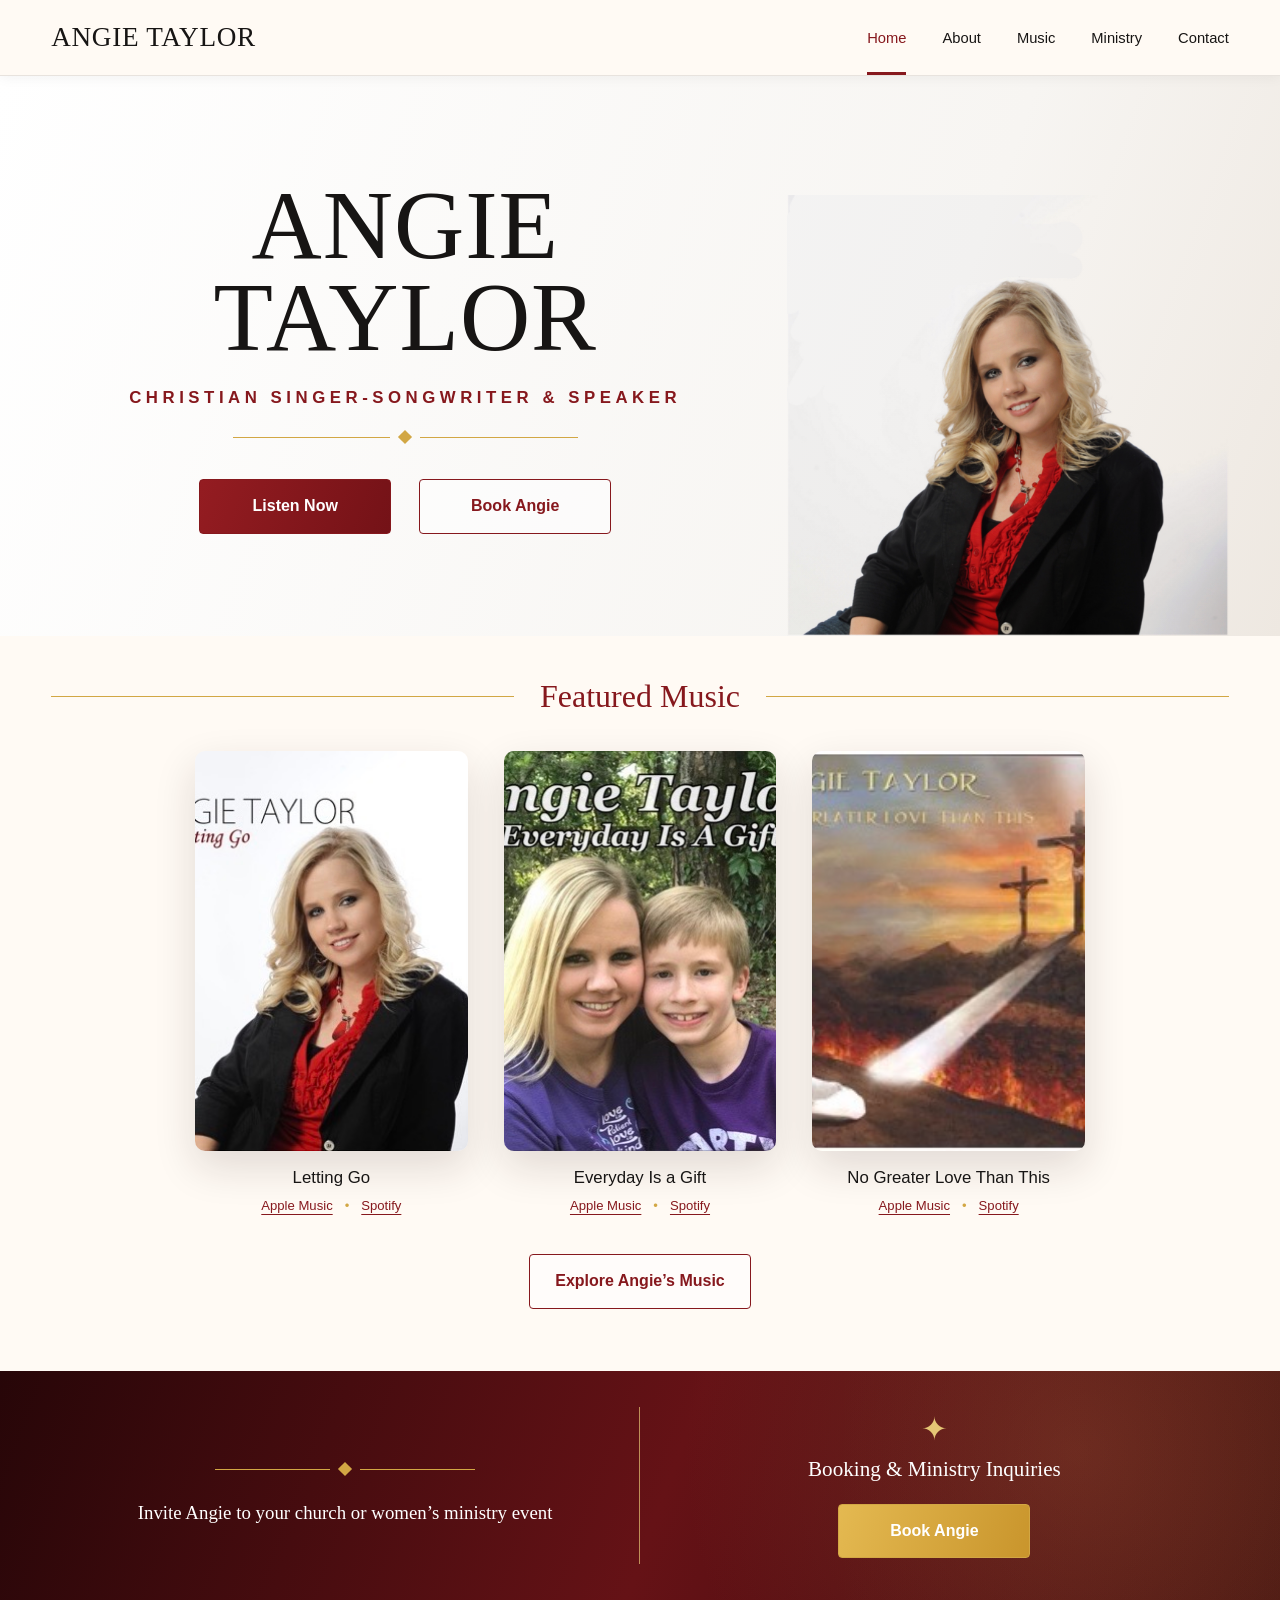
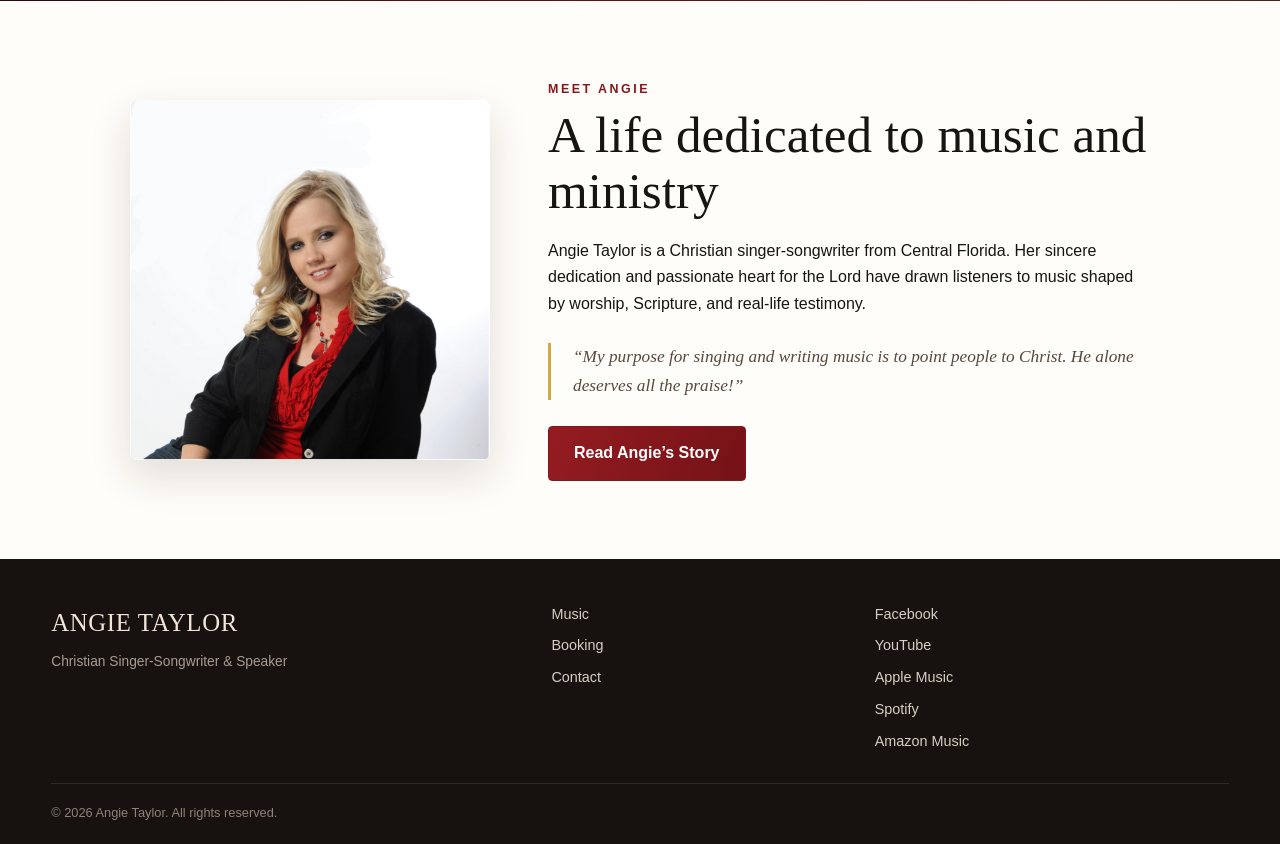
<file: index.html>
<!doctype html>
<html lang="en">
<head>
  <meta charset="utf-8">
  <meta name="viewport" content="width=device-width,initial-scale=1">
  <meta name="description" content="Official website of Angie Taylor, a Christian singer-songwriter and women's ministry speaker from Central Florida. Listen to her music and learn her story.">
  <meta name="robots" content="index,follow,max-image-preview:large">
  <link rel="canonical" href="https://angietaylor.com/">
  <meta property="og:type" content="website">
  <meta property="og:site_name" content="Angie Taylor">
  <meta property="og:title" content="Angie Taylor | Christian Singer-Songwriter">
  <meta property="og:description" content="Christian music and ministry from singer-songwriter Angie Taylor.">
  <meta property="og:url" content="https://angietaylor.com/">
  <meta property="og:image" content="https://angietaylor.com/assets/angie-taylor.jpg">
  <meta name="twitter:card" content="summary_large_image">
  <title>Angie Taylor | Christian Singer-Songwriter &amp; Speaker</title>
  <script type="application/ld+json">{"@context":"https://schema.org","@type":"Person","name":"Angie Taylor","url":"https://angietaylor.com/","image":"https://angietaylor.com/assets/angie-taylor.jpg","description":"Christian singer-songwriter and women's ministry speaker from Central Florida.","jobTitle":"Christian Singer-Songwriter","homeLocation":{"@type":"Place","name":"Central Florida"},"sameAs":["https://www.facebook.com/angietaylormusic/","https://www.youtube.com/angietaylormusic","https://music.apple.com/us/artist/angie-taylor/1295796882"]}</script>
  <link rel="stylesheet" href="styles.css?v=20260830-7">
</head>
<body>
<a class="skip-link" href="#main">Skip to content</a>
<header class="site-header">
  <div class="wrap nav-inner">
    <a class="brand" href="index.html" aria-label="Angie Taylor home">Angie Taylor</a>
    <button class="menu-toggle" type="button" aria-label="Open navigation" aria-expanded="false" aria-controls="site-menu"><span></span><span></span><span></span></button>
    <nav class="site-menu" id="site-menu" aria-label="Primary navigation">
      <a class="active" href="index.html">Home</a>
      <a href="about.html">About</a>
      <a href="music.html">Music</a>
      <a href="contact.html#booking">Ministry</a>
      <a href="contact.html">Contact</a>
    </nav>
  </div>
</header>
<main id="main">
  <section class="hero">
    <div class="wrap hero-grid">
      <div class="hero-copy">
        <h1>Angie Taylor</h1>
        <p class="hero-kicker">Christian Singer-Songwriter &amp; Speaker</p>
        <div class="gold-divider" aria-hidden="true"><span></span></div>
        <div class="button-row">
          <a class="button button-primary" href="#featured-music">Listen Now</a>
          <a class="button button-outline" href="contact.html#booking">Book Angie</a>
        </div>
      </div>
      <div class="hero-image">
        <img src="assets/angie-taylor.jpg" alt="Christian singer-songwriter Angie Taylor" width="1600" height="1600" fetchpriority="high">
      </div>
    </div>
  </section>
  <section class="music-section" id="featured-music">
    <div class="wrap">
      <div class="section-heading"><span class="heading-line" aria-hidden="true"></span><h2>Featured Music</h2><span class="heading-line" aria-hidden="true"></span></div>
      <div class="album-grid">
        <article class="album-card">
          <a href="https://music.apple.com/us/album/letting-go-radio-version-single/1011581345" target="_blank" rel="noopener" aria-label="Listen to Letting Go on Apple Music"><img src="assets/letting-go.jpg" alt="Letting Go by Angie Taylor album cover" width="400" height="400" loading="lazy"></a>
          <h3>Letting Go</h3>
          <div class="listen-links"><a href="https://music.apple.com/us/album/letting-go-radio-version-single/1011581345" target="_blank" rel="noopener">Apple Music</a><a href="https://open.spotify.com/track/22dUCc9TACHKcZndYxbmLl" target="_blank" rel="noopener">Spotify</a></div>
        </article>
        <article class="album-card">
          <a href="https://music.apple.com/us/album/everyday-is-a-gift-single/1386475323" target="_blank" rel="noopener" aria-label="Listen to Everyday Is a Gift on Apple Music"><img src="assets/everyday-is-a-gift.jpg" alt="Everyday Is a Gift by Angie Taylor album cover" width="400" height="400" loading="lazy"></a>
          <h3>Everyday Is a Gift</h3>
          <div class="listen-links"><a href="https://music.apple.com/us/album/everyday-is-a-gift-single/1386475323" target="_blank" rel="noopener">Apple Music</a><a href="https://open.spotify.com/album/3Bd2yLrxjTRS2w8SW8mfth" target="_blank" rel="noopener">Spotify</a></div>
        </article>
        <article class="album-card">
          <a href="https://music.apple.com/us/album/no-greater-love-than-this/64967089" target="_blank" rel="noopener" aria-label="Listen to No Greater Love Than This on Apple Music"><img src="assets/no-greater-love-than-this.jpg" alt="No Greater Love Than This by Angie Taylor album cover" width="400" height="400" loading="lazy"></a>
          <h3>No Greater Love Than This</h3>
          <div class="listen-links"><a href="https://music.apple.com/us/album/no-greater-love-than-this/64967089" target="_blank" rel="noopener">Apple Music</a><a href="https://open.spotify.com/album/2Ds1wjnqaGGVulshZjhgEX" target="_blank" rel="noopener">Spotify</a></div>
        </article>
      </div>
      <div class="centered-action"><a class="button button-outline" href="music.html">Explore Angie’s Music</a></div>
    </div>
  </section>
  <section class="booking-band" id="ministry">
    <div class="wrap booking-grid">
      <div class="booking-invite"><div class="gold-divider light" aria-hidden="true"><span></span></div><p>Invite Angie to your church or women’s ministry event</p></div>
      <div class="booking-action"><div class="ministry-icon" aria-hidden="true">✦</div><h2>Booking &amp; Ministry Inquiries</h2><a class="button button-gold" href="contact.html#booking">Book Angie</a></div>
    </div>
  </section>
  <section class="about-home">
    <div class="wrap about-home-grid">
      <img src="assets/angie-taylor.jpg" alt="Angie Taylor" width="1600" height="1600" loading="lazy">
      <div>
        <p class="eyebrow">Meet Angie</p>
        <h2>A life dedicated to music and ministry</h2>
        <p>Angie Taylor is a Christian singer-songwriter from Central Florida. Her sincere dedication and passionate heart for the Lord have drawn listeners to music shaped by worship, Scripture, and real-life testimony.</p>
        <blockquote>“My purpose for singing and writing music is to point people to Christ. He alone deserves all the praise!”</blockquote>
        <a class="button button-primary" href="about.html">Read Angie’s Story</a>
      </div>
    </div>
  </section>
</main>
<footer class="site-footer">
  <div class="wrap footer-grid">
    <div><a class="footer-brand" href="index.html">Angie Taylor</a><p>Christian Singer-Songwriter &amp; Speaker</p></div>
    <div class="footer-links"><a href="music.html">Music</a><a href="contact.html#booking">Booking</a><a href="contact.html">Contact</a></div>
    <div class="social-links"><a href="https://www.facebook.com/angietaylormusic/" target="_blank" rel="noopener">Facebook</a><a href="https://www.youtube.com/angietaylormusic" target="_blank" rel="noopener">YouTube</a><a href="https://music.apple.com/us/artist/angie-taylor/1295796882" target="_blank" rel="noopener">Apple Music</a><a href="https://open.spotify.com/artist/1pAgg7eHjIepNUidqD9yg3" target="_blank" rel="noopener">Spotify</a><a href="https://music.amazon.com/artists/B00149CMY8/angie-taylor" target="_blank" rel="noopener">Amazon Music</a></div>
  </div>
  <div class="wrap copyright">© 2026 Angie Taylor. All rights reserved.</div>
</footer>
<script src="script.js?v=20260828"></script>
</body>
</html>
</file>
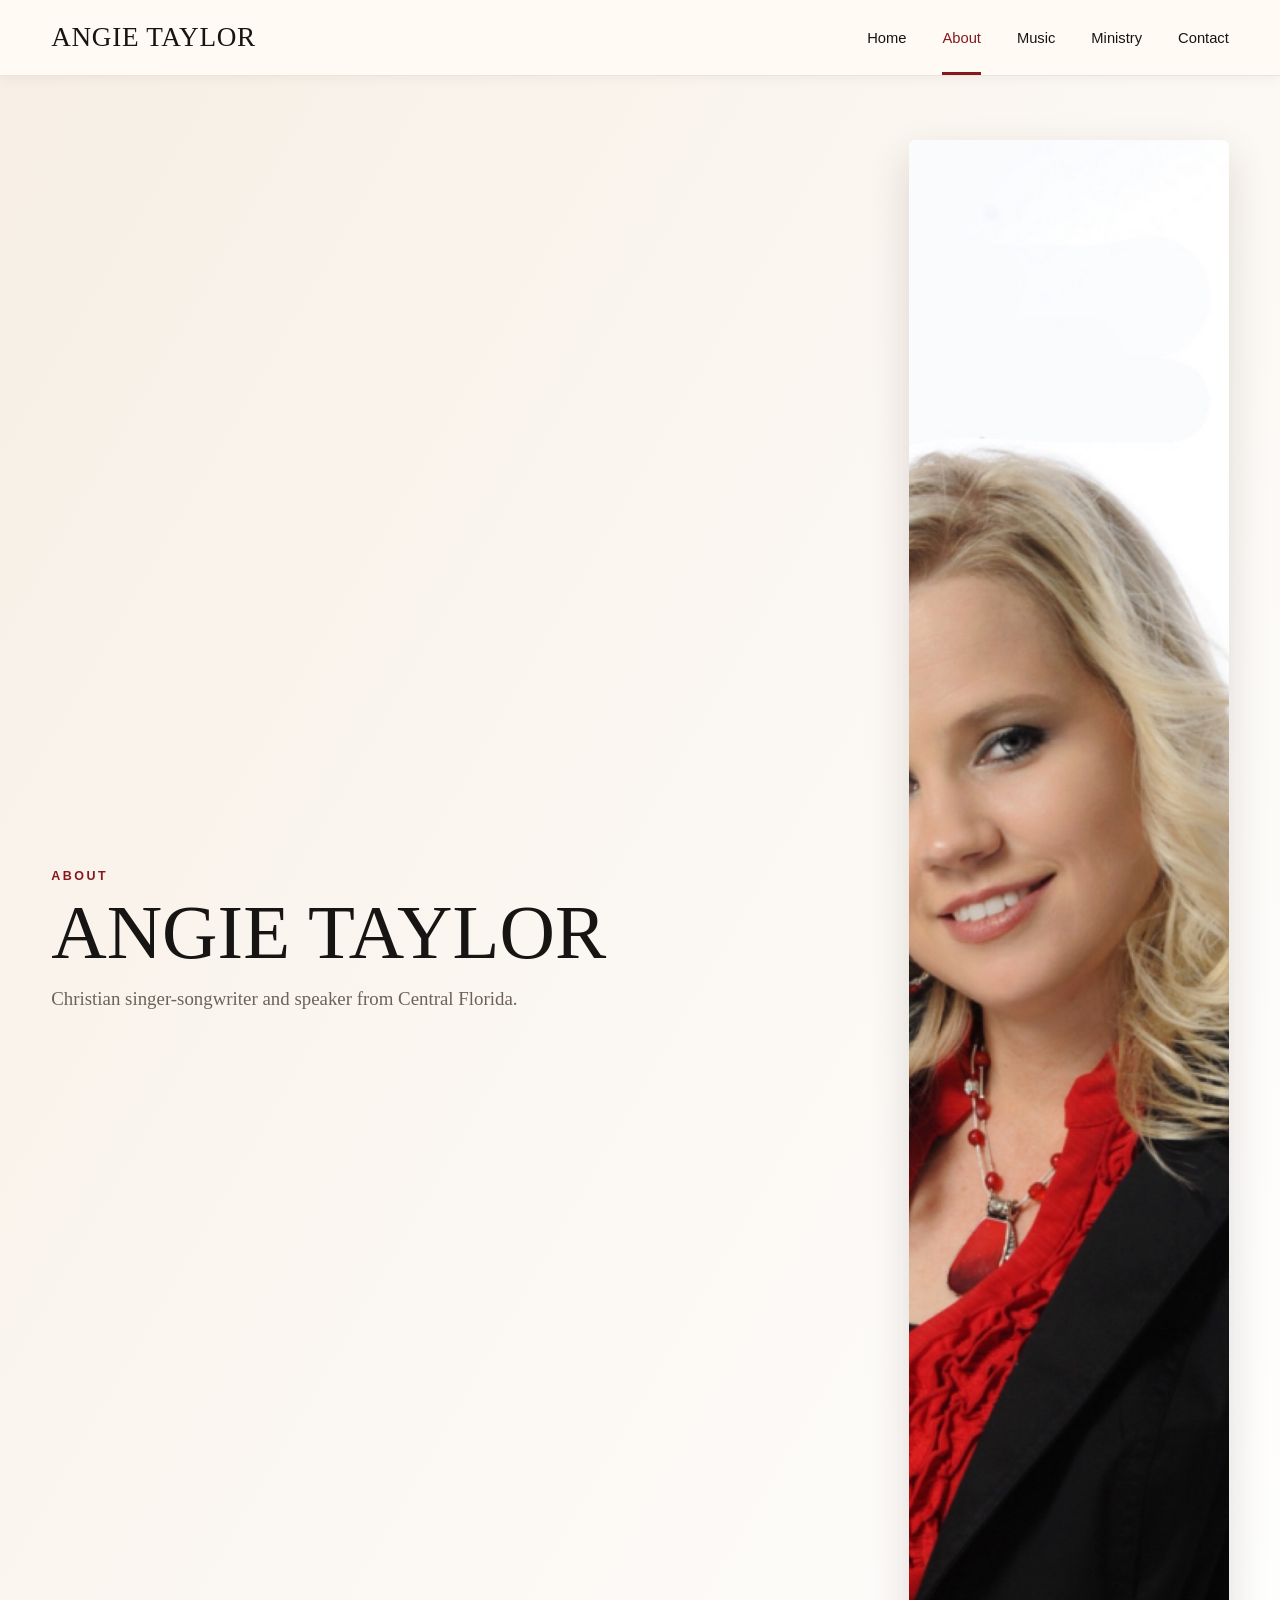
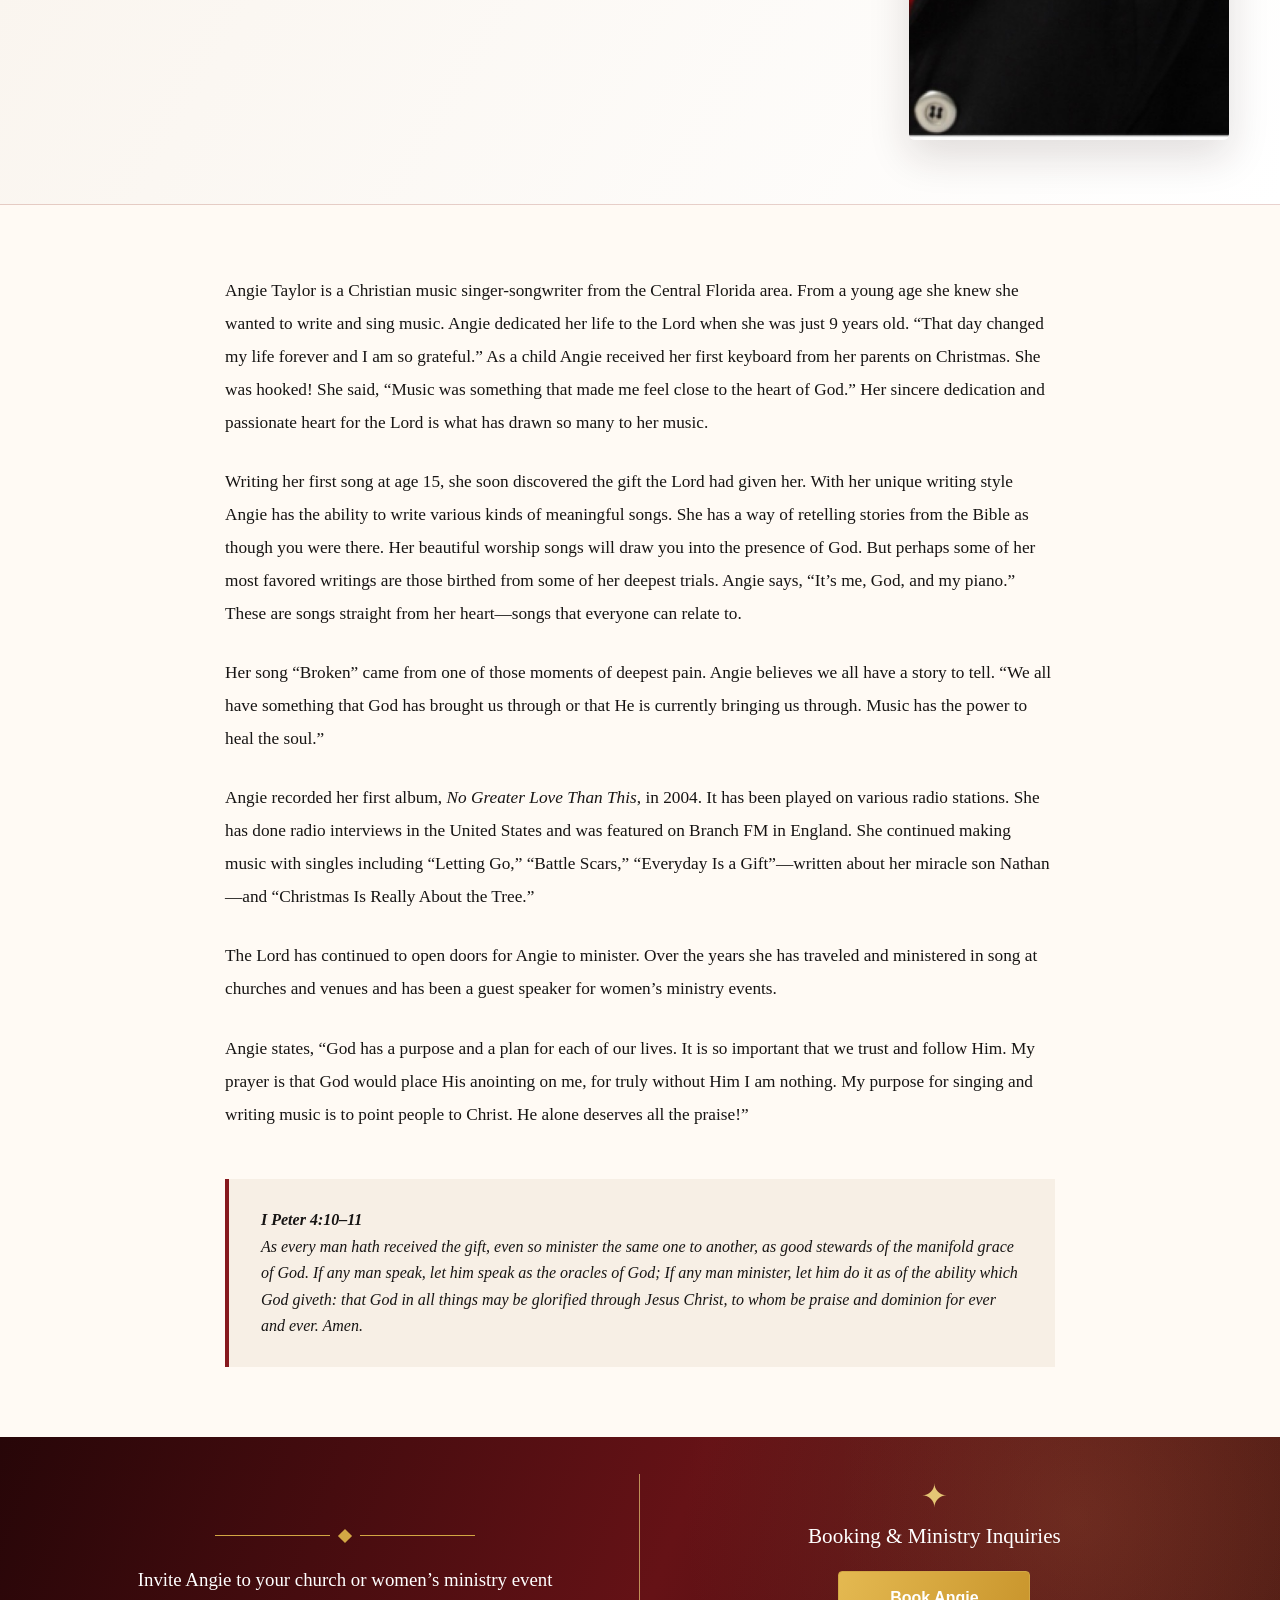
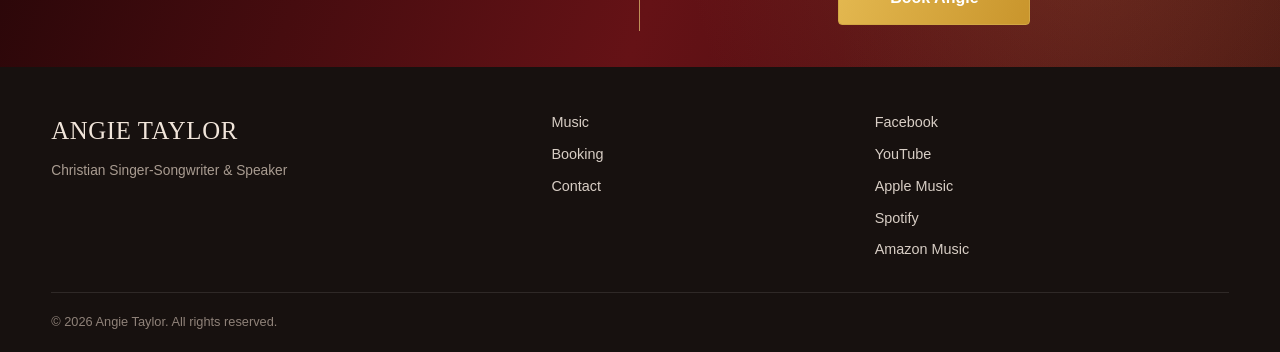
<file: about.html>
<!doctype html>
<html lang="en">
<head>
  <meta charset="utf-8">
  <meta name="viewport" content="width=device-width,initial-scale=1">
  <meta name="description" content="Read the story of Angie Taylor, a Central Florida Christian singer-songwriter and women's ministry speaker whose music points people to Christ.">
  <meta name="robots" content="index,follow,max-image-preview:large">
  <link rel="canonical" href="https://angietaylor.com/about">
  <meta property="og:type" content="profile">
  <meta property="og:site_name" content="Angie Taylor">
  <meta property="og:title" content="About Angie Taylor | Christian Singer-Songwriter">
  <meta property="og:description" content="Learn about Angie Taylor's faith, music ministry, worship songs and Christian songwriting.">
  <meta property="og:url" content="https://angietaylor.com/about">
  <meta property="og:image" content="https://angietaylor.com/assets/angie-taylor.jpg">
  <meta name="twitter:card" content="summary_large_image">
  <title>About Angie Taylor | Christian Singer-Songwriter</title>
  <link rel="stylesheet" href="styles.css?v=20260830-7">
</head>
<body>
<a class="skip-link" href="#main">Skip to content</a>
<header class="site-header">
  <div class="wrap nav-inner">
    <a class="brand" href="index.html" aria-label="Angie Taylor home">Angie Taylor</a>
    <button class="menu-toggle" type="button" aria-label="Open navigation" aria-expanded="false" aria-controls="site-menu"><span></span><span></span><span></span></button>
    <nav class="site-menu" id="site-menu" aria-label="Primary navigation">
      <a href="index.html">Home</a><a class="active" href="about.html">About</a><a href="music.html">Music</a><a href="contact.html#booking">Ministry</a><a href="contact.html">Contact</a>
    </nav>
  </div>
</header>
<main id="main">
  <section class="page-hero">
    <div class="wrap page-hero-grid">
      <div><p class="eyebrow">About</p><h1 class="page-title">Angie Taylor</h1><p class="page-lead">Christian singer-songwriter and speaker from Central Florida.</p></div>
      <img class="page-hero-image" src="assets/angie-taylor.jpg" alt="Angie Taylor" width="1600" height="1600">
    </div>
  </section>
  <section class="content-section">
    <div class="prose">
      <p>Angie Taylor is a Christian music singer-songwriter from the Central Florida area. From a young age she knew she wanted to write and sing music. Angie dedicated her life to the Lord when she was just 9 years old. “That day changed my life forever and I am so grateful.” As a child Angie received her first keyboard from her parents on Christmas. She was hooked! She said, “Music was something that made me feel close to the heart of God.” Her sincere dedication and passionate heart for the Lord is what has drawn so many to her music.</p>
      <p>Writing her first song at age 15, she soon discovered the gift the Lord had given her. With her unique writing style Angie has the ability to write various kinds of meaningful songs. She has a way of retelling stories from the Bible as though you were there. Her beautiful worship songs will draw you into the presence of God. But perhaps some of her most favored writings are those birthed from some of her deepest trials. Angie says, “It’s me, God, and my piano.” These are songs straight from her heart—songs that everyone can relate to.</p>
      <p>Her song “Broken” came from one of those moments of deepest pain. Angie believes we all have a story to tell. “We all have something that God has brought us through or that He is currently bringing us through. Music has the power to heal the soul.”</p>
      <p>Angie recorded her first album, <em>No Greater Love Than This</em>, in 2004. It has been played on various radio stations. She has done radio interviews in the United States and was featured on Branch FM in England. She continued making music with singles including “Letting Go,” “Battle Scars,” “Everyday Is a Gift”—written about her miracle son Nathan—and “Christmas Is Really About the Tree.”</p>
      <p>The Lord has continued to open doors for Angie to minister. Over the years she has traveled and ministered in song at churches and venues and has been a guest speaker for women’s ministry events.</p>
      <p>Angie states, “God has a purpose and a plan for each of our lives. It is so important that we trust and follow Him. My prayer is that God would place His anointing on me, for truly without Him I am nothing. My purpose for singing and writing music is to point people to Christ. He alone deserves all the praise!”</p>
      <div class="scripture"><strong>I Peter 4:10–11</strong><br>As every man hath received the gift, even so minister the same one to another, as good stewards of the manifold grace of God. If any man speak, let him speak as the oracles of God; If any man minister, let him do it as of the ability which God giveth: that God in all things may be glorified through Jesus Christ, to whom be praise and dominion for ever and ever. Amen.</div>
    </div>
  </section>
  <section class="booking-band"><div class="wrap booking-grid"><div class="booking-invite"><div class="gold-divider light" aria-hidden="true"><span></span></div><p>Invite Angie to your church or women’s ministry event</p></div><div class="booking-action"><div class="ministry-icon" aria-hidden="true">✦</div><h2>Booking &amp; Ministry Inquiries</h2><a class="button button-gold" href="contact.html#booking">Book Angie</a></div></div></section>
</main>
<footer class="site-footer"><div class="wrap footer-grid"><div><a class="footer-brand" href="index.html">Angie Taylor</a><p>Christian Singer-Songwriter &amp; Speaker</p></div><div class="footer-links"><a href="music.html">Music</a><a href="contact.html#booking">Booking</a><a href="contact.html">Contact</a></div><div class="social-links"><a href="https://www.facebook.com/angietaylormusic/" target="_blank" rel="noopener">Facebook</a><a href="https://www.youtube.com/angietaylormusic" target="_blank" rel="noopener">YouTube</a><a href="https://music.apple.com/us/artist/angie-taylor/1295796882" target="_blank" rel="noopener">Apple Music</a><a href="https://open.spotify.com/artist/1pAgg7eHjIepNUidqD9yg3" target="_blank" rel="noopener">Spotify</a><a href="https://music.amazon.com/artists/B00149CMY8/angie-taylor" target="_blank" rel="noopener">Amazon Music</a></div></div><div class="wrap copyright">© 2026 Angie Taylor. All rights reserved.</div></footer>
<script src="script.js?v=20260828"></script>
</body>
</html>
</file>
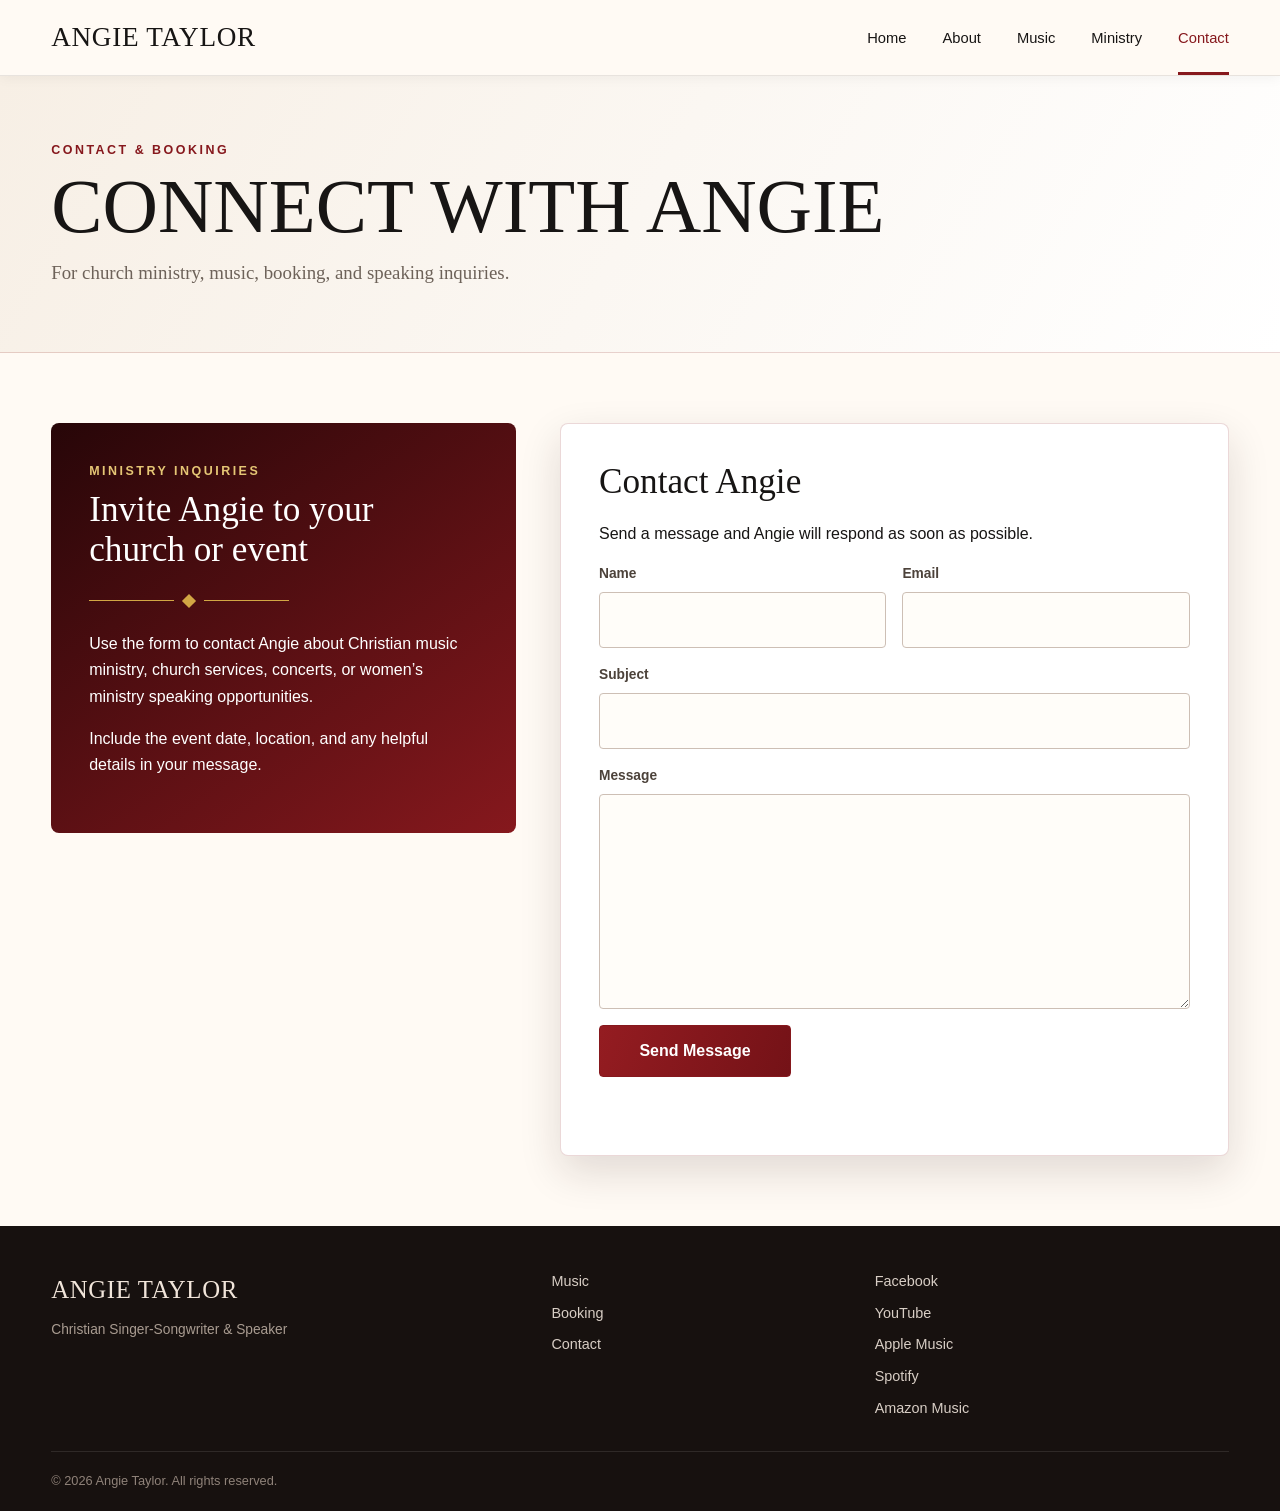
<file: contact.html>
<!doctype html>
<html lang="en">
<head>
  <meta charset="utf-8">
  <meta name="viewport" content="width=device-width,initial-scale=1">
  <meta name="description" content="Contact Christian singer-songwriter Angie Taylor for church ministry, music, booking and women's ministry speaking inquiries.">
  <meta name="robots" content="index,follow">
  <link rel="canonical" href="https://angietaylor.com/contact">
  <meta property="og:type" content="website">
  <meta property="og:site_name" content="Angie Taylor">
  <meta property="og:title" content="Book Angie Taylor | Christian Music & Ministry">
  <meta property="og:description" content="Contact Angie Taylor for Christian music, church ministry, booking and speaking inquiries.">
  <meta property="og:url" content="https://angietaylor.com/contact">
  <meta property="og:image" content="https://angietaylor.com/assets/angie-taylor.jpg">
  <meta name="twitter:card" content="summary_large_image">
  <title>Book Angie Taylor | Christian Music &amp; Ministry</title>
  <link rel="stylesheet" href="styles.css?v=20260830-7">
</head>
<body>
<a class="skip-link" href="#main">Skip to content</a>
<header class="site-header"><div class="wrap nav-inner"><a class="brand" href="index.html" aria-label="Angie Taylor home">Angie Taylor</a><button class="menu-toggle" type="button" aria-label="Open navigation" aria-expanded="false" aria-controls="site-menu"><span></span><span></span><span></span></button><nav class="site-menu" id="site-menu" aria-label="Primary navigation"><a href="index.html">Home</a><a href="about.html">About</a><a href="music.html">Music</a><a href="#booking">Ministry</a><a class="active" href="contact.html">Contact</a></nav></div></header>
<main id="main">
  <section class="page-hero"><div class="wrap"><p class="eyebrow">Contact &amp; Booking</p><h1 class="page-title">Connect with Angie</h1><p class="page-lead">For church ministry, music, booking, and speaking inquiries.</p></div></section>
  <section class="content-section" id="booking">
    <div class="wrap contact-layout">
      <div class="contact-intro">
        <p class="eyebrow" style="color:var(--gold-soft)">Ministry Inquiries</p>
        <h2>Invite Angie to your church or event</h2>
        <div class="gold-divider" aria-hidden="true"><span></span></div>
        <p>Use the form to contact Angie about Christian music ministry, church services, concerts, or women’s ministry speaking opportunities.</p>
        <p>Include the event date, location, and any helpful details in your message.</p>
      </div>
      <div class="contact-form-card">
        <h2>Contact Angie</h2>
        <p>Send a message and Angie will respond as soon as possible.</p>
        <form class="contact-form" id="contact-form" action="https://formspree.io/f/xqpznyeb" method="POST">
          <input type="hidden" name="_subject" value="New Angie Taylor Website Inquiry">
          <input type="text" name="_gotcha" tabindex="-1" autocomplete="off" aria-hidden="true" style="position:absolute;left:-9999px">
          <div class="field"><label for="name">Name</label><input id="name" name="name" type="text" autocomplete="name" required></div>
          <div class="field"><label for="email">Email</label><input id="email" name="email" type="email" autocomplete="email" required></div>
          <div class="field field-full"><label for="subject">Subject</label><input id="subject" name="subject" type="text"></div>
          <div class="field field-full"><label for="message">Message</label><textarea id="message" name="message" rows="7" required></textarea></div>
          <div class="field-full"><button class="button button-primary" id="submit-button" type="submit">Send Message</button></div>
          <div class="form-status" id="form-status" role="status" aria-live="polite"></div>
        </form>
      </div>
    </div>
  </section>
</main>
<footer class="site-footer"><div class="wrap footer-grid"><div><a class="footer-brand" href="index.html">Angie Taylor</a><p>Christian Singer-Songwriter &amp; Speaker</p></div><div class="footer-links"><a href="music.html">Music</a><a href="#booking">Booking</a><a href="contact.html">Contact</a></div><div class="social-links"><a href="https://www.facebook.com/angietaylormusic/" target="_blank" rel="noopener">Facebook</a><a href="https://www.youtube.com/angietaylormusic" target="_blank" rel="noopener">YouTube</a><a href="https://music.apple.com/us/artist/angie-taylor/1295796882" target="_blank" rel="noopener">Apple Music</a><a href="https://open.spotify.com/artist/1pAgg7eHjIepNUidqD9yg3" target="_blank" rel="noopener">Spotify</a><a href="https://music.amazon.com/artists/B00149CMY8/angie-taylor" target="_blank" rel="noopener">Amazon Music</a></div></div><div class="wrap copyright">© 2026 Angie Taylor. All rights reserved.</div></footer>
<script src="script.js?v=20260828"></script>
</body>
</html>
</file>
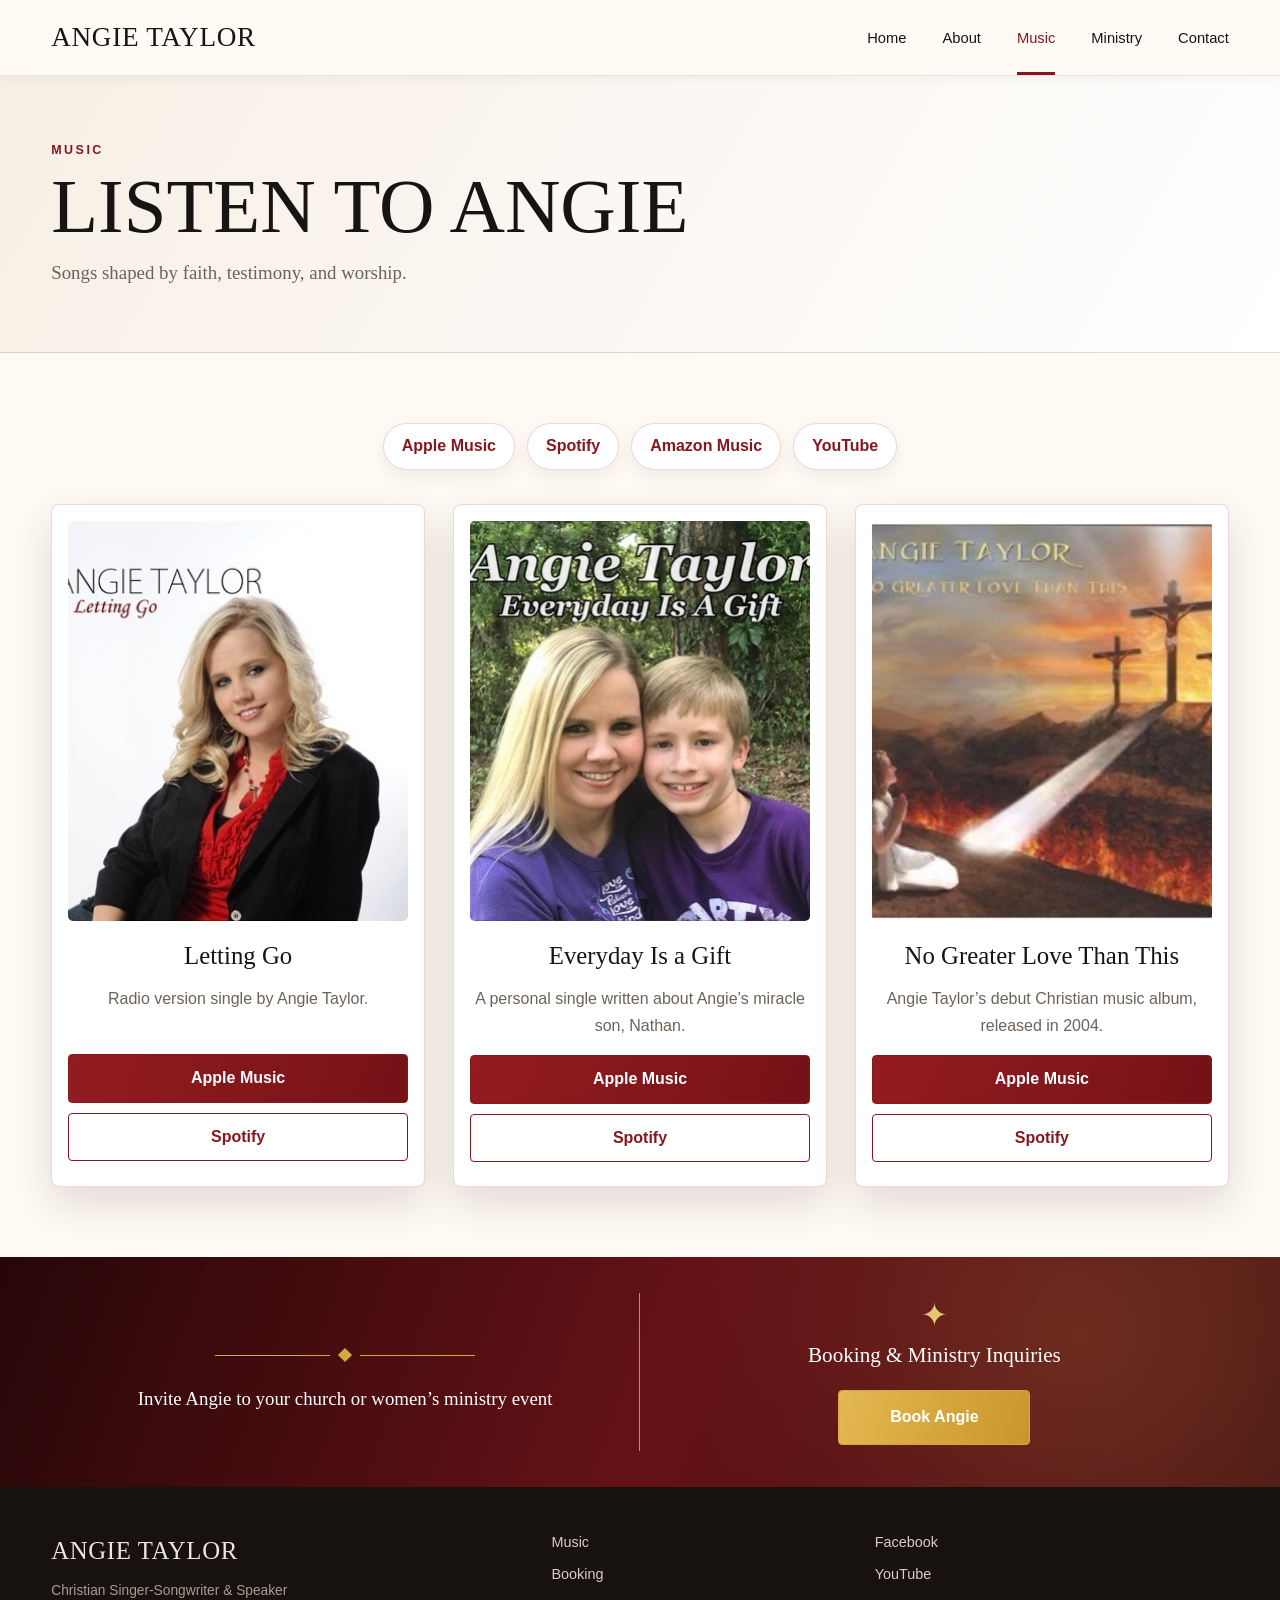
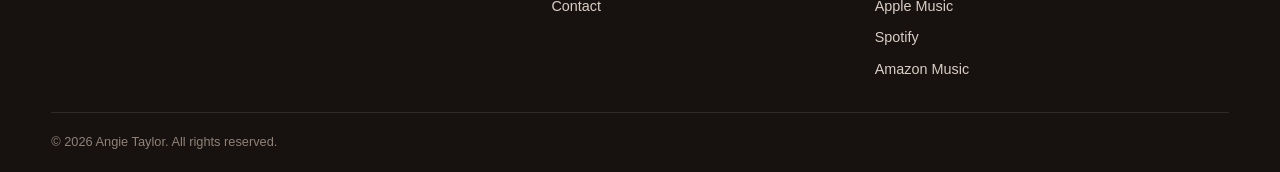
<file: music.html>
<!doctype html>
<html lang="en">
<head>
  <meta charset="utf-8">
  <meta name="viewport" content="width=device-width,initial-scale=1">
  <meta name="description" content="Listen to Christian music by Angie Taylor, including Letting Go, Everyday Is a Gift and the album No Greater Love Than This.">
  <meta name="robots" content="index,follow,max-image-preview:large">
  <link rel="canonical" href="https://angietaylor.com/music">
  <meta property="og:type" content="music.musician">
  <meta property="og:site_name" content="Angie Taylor">
  <meta property="og:title" content="Angie Taylor Music | Christian Songs">
  <meta property="og:description" content="Listen to Christian songs by singer-songwriter Angie Taylor.">
  <meta property="og:url" content="https://angietaylor.com/music">
  <meta property="og:image" content="https://angietaylor.com/assets/no-greater-love-than-this.jpg">
  <meta name="twitter:card" content="summary_large_image">
  <title>Angie Taylor Music | Christian Songs</title>
  <link rel="stylesheet" href="styles.css?v=20260830-7">
</head>
<body>
<a class="skip-link" href="#main">Skip to content</a>
<header class="site-header"><div class="wrap nav-inner"><a class="brand" href="index.html" aria-label="Angie Taylor home">Angie Taylor</a><button class="menu-toggle" type="button" aria-label="Open navigation" aria-expanded="false" aria-controls="site-menu"><span></span><span></span><span></span></button><nav class="site-menu" id="site-menu" aria-label="Primary navigation"><a href="index.html">Home</a><a href="about.html">About</a><a class="active" href="music.html">Music</a><a href="contact.html#booking">Ministry</a><a href="contact.html">Contact</a></nav></div></header>
<main id="main">
  <section class="page-hero"><div class="wrap"><p class="eyebrow">Music</p><h1 class="page-title">Listen to Angie</h1><p class="page-lead">Songs shaped by faith, testimony, and worship.</p></div></section>
  <section class="content-section">
    <div class="wrap platform-links" aria-label="Listen to Angie Taylor on music services"><a href="https://music.apple.com/us/artist/angie-taylor/1295796882" target="_blank" rel="noopener">Apple Music</a><a href="https://open.spotify.com/artist/1pAgg7eHjIepNUidqD9yg3" target="_blank" rel="noopener">Spotify</a><a href="https://music.amazon.com/artists/B00149CMY8/angie-taylor" target="_blank" rel="noopener">Amazon Music</a><a href="https://www.youtube.com/angietaylormusic" target="_blank" rel="noopener">YouTube</a></div>
    <div class="wrap music-page-grid">
      <article class="music-page-card"><img src="assets/letting-go.jpg" alt="Letting Go by Angie Taylor album cover" width="400" height="400"><h2>Letting Go</h2><p>Radio version single by Angie Taylor.</p><div class="music-buttons"><a class="button button-primary" target="_blank" rel="noopener" href="https://music.apple.com/us/album/letting-go-radio-version-single/1011581345">Apple Music</a><a class="button button-outline" target="_blank" rel="noopener" href="https://open.spotify.com/track/22dUCc9TACHKcZndYxbmLl">Spotify</a></div></article>
      <article class="music-page-card"><img src="assets/everyday-is-a-gift.jpg" alt="Everyday Is a Gift by Angie Taylor album cover" width="400" height="400"><h2>Everyday Is a Gift</h2><p>A personal single written about Angie’s miracle son, Nathan.</p><div class="music-buttons"><a class="button button-primary" target="_blank" rel="noopener" href="https://music.apple.com/us/album/everyday-is-a-gift-single/1386475323">Apple Music</a><a class="button button-outline" target="_blank" rel="noopener" href="https://open.spotify.com/album/3Bd2yLrxjTRS2w8SW8mfth">Spotify</a></div></article>
      <article class="music-page-card"><img src="assets/no-greater-love-than-this.jpg" alt="No Greater Love Than This by Angie Taylor album cover" width="400" height="400"><h2>No Greater Love Than This</h2><p>Angie Taylor’s debut Christian music album, released in 2004.</p><div class="music-buttons"><a class="button button-primary" target="_blank" rel="noopener" href="https://music.apple.com/us/album/no-greater-love-than-this/64967089">Apple Music</a><a class="button button-outline" target="_blank" rel="noopener" href="https://open.spotify.com/album/2Ds1wjnqaGGVulshZjhgEX">Spotify</a></div></article>
    </div>
  </section>
  <section class="booking-band"><div class="wrap booking-grid"><div class="booking-invite"><div class="gold-divider light" aria-hidden="true"><span></span></div><p>Invite Angie to your church or women’s ministry event</p></div><div class="booking-action"><div class="ministry-icon" aria-hidden="true">✦</div><h2>Booking &amp; Ministry Inquiries</h2><a class="button button-gold" href="contact.html#booking">Book Angie</a></div></div></section>
</main>
<footer class="site-footer"><div class="wrap footer-grid"><div><a class="footer-brand" href="index.html">Angie Taylor</a><p>Christian Singer-Songwriter &amp; Speaker</p></div><div class="footer-links"><a href="music.html">Music</a><a href="contact.html#booking">Booking</a><a href="contact.html">Contact</a></div><div class="social-links"><a href="https://www.facebook.com/angietaylormusic/" target="_blank" rel="noopener">Facebook</a><a href="https://www.youtube.com/angietaylormusic" target="_blank" rel="noopener">YouTube</a><a href="https://music.apple.com/us/artist/angie-taylor/1295796882" target="_blank" rel="noopener">Apple Music</a><a href="https://open.spotify.com/artist/1pAgg7eHjIepNUidqD9yg3" target="_blank" rel="noopener">Spotify</a><a href="https://music.amazon.com/artists/B00149CMY8/angie-taylor" target="_blank" rel="noopener">Amazon Music</a></div></div><div class="wrap copyright">© 2026 Angie Taylor. All rights reserved.</div></footer>
<script src="script.js?v=20260828"></script>
</body>
</html>
</file>
<file: styles.css>
:root{--ivory:#fffaf4;--cream:#f7efe5;--paper:#fffdf9;--ink:#171514;--wine:#86181d;--wine-dark:#3d090c;--wine-deep:#270608;--gold:#d2a744;--gold-soft:#e5c675;--muted:#6d6259;--line:rgba(134,24,29,.17);--shadow:0 16px 42px rgba(42,23,18,.14)}
*{box-sizing:border-box}
html{scroll-behavior:smooth}
body{margin:0;background:var(--ivory);color:var(--ink);font-family:Arial,Helvetica,sans-serif;line-height:1.65;-webkit-font-smoothing:antialiased}
img{display:block;max-width:100%}
a{color:inherit}
.wrap{width:min(1180px,92vw);margin-inline:auto}
.skip-link{position:absolute;left:-9999px;top:0;background:var(--wine);color:#fff;padding:12px 18px;z-index:100}
.skip-link:focus{left:12px;top:12px}
.site-header{position:sticky;top:0;z-index:50;background:rgba(255,250,244,.96);border-bottom:1px solid rgba(0,0,0,.09);box-shadow:0 2px 12px rgba(0,0,0,.05);backdrop-filter:blur(12px)}
.nav-inner{min-height:74px;display:flex;align-items:center;justify-content:space-between;gap:28px}
.brand,.footer-brand{font-family:Georgia,"Times New Roman",serif;text-transform:uppercase;letter-spacing:.025em;text-decoration:none;color:var(--ink)}
.brand{font-size:1.7rem}
.site-menu{display:flex;align-items:center;gap:36px}
.site-menu a{text-decoration:none;font-size:.92rem;padding:26px 0 22px;border-bottom:3px solid transparent;transition:color .2s,border-color .2s}
.site-menu a:hover,.site-menu a.active{color:var(--wine);border-bottom-color:var(--wine)}
.menu-toggle{display:none;width:44px;height:44px;padding:9px;border:0;background:transparent;cursor:pointer}
.menu-toggle span{display:block;height:3px;background:var(--wine-dark);margin:6px 0;transition:.2s}
.hero{background:linear-gradient(110deg,#fff 0%,#f7f5f2 70%,#eee8e1 100%);overflow:hidden}
.hero-grid{min-height:560px;display:grid;grid-template-columns:1.25fr .75fr;align-items:stretch}
.hero-copy{display:flex;flex-direction:column;align-items:center;justify-content:center;text-align:center;padding:70px 28px 70px 0;z-index:2}
.hero h1{margin:0;font-family:Georgia,"Times New Roman",serif;font-size:clamp(4.2rem,7.6vw,7.5rem);font-weight:400;line-height:.95;text-transform:uppercase;letter-spacing:.01em}
.hero-kicker{margin:20px 0 0;color:var(--wine);font-size:clamp(.82rem,1.4vw,1.05rem);font-weight:700;letter-spacing:.27em;text-transform:uppercase}
.gold-divider{width:min(345px,70%);height:20px;display:flex;align-items:center;gap:10px;margin:16px auto 4px}
.gold-divider::before,.gold-divider::after{content:"";height:1px;flex:1;background:var(--gold)}
.gold-divider span{width:10px;height:10px;background:var(--gold);transform:rotate(45deg)}
.button-row{display:flex;gap:28px;margin-top:28px}
.button{display:inline-flex;align-items:center;justify-content:center;min-width:192px;min-height:52px;padding:13px 25px;border:1px solid var(--wine);border-radius:4px;text-decoration:none;font-size:1rem;font-weight:600;transition:transform .18s,box-shadow .18s,background .18s}
.button:hover{transform:translateY(-2px);box-shadow:0 10px 28px rgba(85,15,20,.16)}
.button-primary{background:linear-gradient(110deg,#941c21,#741217);color:#fff}
.button-outline{color:var(--wine);background:rgba(255,255,255,.55)}
.button-gold{border-color:var(--gold);background:linear-gradient(110deg,#e4b951,#c9952c);color:#fff}
.hero-image{display:flex;align-items:flex-end;justify-content:center;min-width:430px}
.hero-image img{width:100%;height:100%;max-height:560px;object-fit:contain;object-position:center bottom;mix-blend-mode:multiply}
.music-section{padding:34px 0 62px;background:var(--ivory)}
.section-heading{display:grid;grid-template-columns:1fr auto 1fr;gap:26px;align-items:center;margin-bottom:28px}
.section-heading h2,.page-title,.about-home h2{font-family:Georgia,"Times New Roman",serif;font-weight:400}
.section-heading h2{margin:0;color:var(--wine);font-size:2rem}
.heading-line{height:1px;background:var(--gold)}
.album-grid{display:grid;grid-template-columns:repeat(3,1fr);gap:36px;max-width:890px;margin:auto}
.album-card{text-align:center}
.album-card>a:first-child{display:block;border-radius:10px;overflow:hidden;box-shadow:var(--shadow);transition:transform .2s,box-shadow .2s}
.album-card>a:first-child:hover{transform:translateY(-5px);box-shadow:0 20px 46px rgba(42,23,18,.2)}
.album-card img{width:100%;aspect-ratio:1/1;object-fit:cover}
.album-card h3{font-size:1.05rem;font-weight:500;margin:13px 0 3px}
.text-link{font-size:.82rem;color:var(--wine);text-underline-offset:4px}
.listen-links{display:flex;justify-content:center;gap:12px;flex-wrap:wrap;font-size:.82rem}.listen-links a{color:var(--wine);text-underline-offset:4px}.listen-links a+a::before{content:"•";display:inline-block;margin-right:12px;color:var(--gold)}
.centered-action{text-align:center;margin-top:38px}
.booking-band{position:relative;color:#fff;background:radial-gradient(circle at 84% 35%,rgba(145,73,51,.42),transparent 36%),linear-gradient(110deg,var(--wine-deep),#651216 52%,#3b090c);overflow:hidden}
.booking-band::after{content:"";position:absolute;inset:0;background:linear-gradient(90deg,transparent 65%,rgba(210,167,68,.08));pointer-events:none}
.booking-grid{position:relative;z-index:1;display:grid;grid-template-columns:1fr 1fr;min-height:230px;align-items:center}
.booking-invite,.booking-action{padding:36px 54px;text-align:center}
.booking-invite{border-right:1px solid rgba(229,198,117,.7)}
.booking-invite p{font-family:Georgia,"Times New Roman",serif;font-size:1.18rem;margin:18px 0 0}
.gold-divider.light{width:260px}
.booking-action h2{font-family:Georgia,"Times New Roman",serif;font-weight:400;font-size:1.32rem;margin:7px 0 17px}
.ministry-icon{color:var(--gold-soft);font-size:2rem;line-height:1}
.about-home{padding:78px 0;background:var(--paper)}
.about-home-grid{display:grid;grid-template-columns:360px 1fr;gap:58px;align-items:center;max-width:1020px}
.about-home img{display:block;width:360px!important;max-width:100%!important;height:360px!important;max-height:360px!important;aspect-ratio:1/1!important;object-fit:contain!important;object-position:center!important;justify-self:center;border-radius:8px;box-shadow:var(--shadow)}
.eyebrow{color:var(--wine);font-weight:700;letter-spacing:.2em;text-transform:uppercase;font-size:.78rem;margin:0 0 8px}
.about-home h2{font-size:clamp(2.1rem,4vw,3.25rem);line-height:1.08;margin:0 0 20px}
.about-home blockquote{margin:26px 0;padding-left:22px;border-left:3px solid var(--gold);font-family:Georgia,"Times New Roman",serif;font-style:italic;color:#57483d;font-size:1.08rem}
.page-hero{background:linear-gradient(120deg,var(--cream),#fff);padding:64px 0;border-bottom:1px solid var(--line)}
.page-hero-grid{display:grid;grid-template-columns:1fr 320px;align-items:center;gap:50px}
.page-hero-image{width:100%;aspect-ratio:4/3;object-fit:cover;object-position:60% 30%;border-radius:6px;box-shadow:var(--shadow)}
.page-title{font-size:clamp(3rem,6vw,5.5rem);line-height:1;margin:.05em 0 .15em;text-transform:uppercase}
.page-lead{font-family:Georgia,"Times New Roman",serif;color:var(--muted);font-size:1.18rem;margin:0}
.content-section{padding:70px 0}
.prose{width:min(830px,92vw);margin:auto}
.prose p{font-family:Georgia,"Times New Roman",serif;font-size:1.08rem;line-height:1.9;margin:0 0 1.55em}
.scripture{margin-top:48px;padding:28px 32px;background:var(--cream);border-left:4px solid var(--wine);font-family:Georgia,"Times New Roman",serif;font-style:italic}
.music-page-grid{display:grid;grid-template-columns:repeat(3,1fr);gap:28px}
.platform-links{display:flex;justify-content:center;gap:12px;flex-wrap:wrap;margin:0 auto 34px}.platform-links a{display:inline-flex;align-items:center;justify-content:center;min-height:44px;padding:9px 18px;border:1px solid var(--line);border-radius:999px;background:#fff;color:var(--wine);font-weight:600;text-decoration:none;box-shadow:0 6px 18px rgba(42,23,18,.07)}.platform-links a:hover{border-color:var(--gold);transform:translateY(-1px)}
.music-page-card{background:#fff;border:1px solid var(--line);padding:16px 16px 24px;text-align:center;border-radius:8px;box-shadow:var(--shadow)}
.music-page-card img{width:100%;aspect-ratio:1/1;object-fit:cover;border-radius:5px}
.music-page-card h2{font-family:Georgia,"Times New Roman",serif;font-weight:400;font-size:1.55rem;line-height:1.2;margin:20px 0 8px}
.music-page-card p{color:var(--muted);min-height:52px}
.music-buttons{display:grid;gap:10px}.music-buttons .button{width:100%;min-width:0;min-height:46px;padding:10px 16px}
.contact-layout{display:grid;grid-template-columns:.82fr 1.18fr;gap:44px;align-items:start}
.contact-intro{padding:38px;background:linear-gradient(145deg,var(--wine-deep),var(--wine));color:#fff;border-radius:8px}
.contact-intro h2,.contact-form-card h2{font-family:Georgia,"Times New Roman",serif;font-weight:400;font-size:2.2rem;line-height:1.15;margin:0 0 18px}
.contact-intro .gold-divider{margin:20px 0;width:200px}
.contact-form-card{padding:38px;background:#fff;border:1px solid var(--line);border-radius:8px;box-shadow:var(--shadow)}
.contact-form{display:grid;grid-template-columns:1fr 1fr;gap:16px}
.contact-form label{font-size:.86rem;font-weight:700;color:#4c423a}
.field{display:grid;gap:6px}
.field-full{grid-column:1/-1}
.contact-form input,.contact-form textarea{width:100%;padding:14px 15px;border:1px solid #cdbfb5;border-radius:4px;background:#fffdf9;color:var(--ink);font:inherit}
.contact-form input:focus,.contact-form textarea:focus{outline:3px solid rgba(210,167,68,.3);border-color:var(--wine)}
.contact-form button{cursor:pointer}
.form-status{grid-column:1/-1;min-height:24px;font-weight:600;color:var(--wine)}
.site-footer{background:#17110f;color:#d8cec5;padding:44px 0 20px}
.footer-grid{display:grid;grid-template-columns:1.3fr .8fr 1fr;gap:40px}
.footer-brand{color:#f1e5da;font-size:1.55rem}
.footer-grid p{margin:8px 0;color:#a99c91;font-size:.86rem}
.footer-links,.social-links{display:flex;flex-direction:column;gap:8px}
.footer-links a,.social-links a{text-decoration:none;color:#d8cec5;font-size:.9rem}
.footer-links a:hover,.social-links a:hover{color:var(--gold-soft)}
.copyright{border-top:1px solid rgba(255,255,255,.1);margin-top:30px;padding-top:18px;font-size:.8rem;color:#8f8279}
@media(max-width:900px){
  .site-menu{display:none;position:absolute;left:0;right:0;top:74px;padding:12px 4vw 20px;background:var(--ivory);border-bottom:1px solid var(--line);box-shadow:0 14px 26px rgba(0,0,0,.08);flex-direction:column;align-items:stretch;gap:0}
  .site-menu.open{display:flex}.site-menu a{padding:13px 0;border-bottom:1px solid var(--line)}.menu-toggle{display:block}
  .hero-grid{min-height:520px;grid-template-columns:1.08fr .92fr}.hero-copy{padding-right:0}.hero h1{font-size:clamp(3.5rem,8vw,5.5rem)}.hero-image{min-width:0}
  .album-grid{gap:22px}.about-home-grid{grid-template-columns:300px 1fr;gap:38px}.about-home img{width:300px!important;height:300px!important;max-height:300px!important}.page-hero-grid{grid-template-columns:1fr 260px}.contact-layout{grid-template-columns:1fr}
}
@media(max-width:650px){
  .nav-inner{min-height:68px}.brand{font-size:1.42rem}.site-menu{top:68px}
  .hero-grid{display:flex;flex-direction:column;min-height:auto}.hero-copy{padding:38px 0 0}.hero h1{font-size:clamp(3.35rem,16vw,5.2rem)}.hero-kicker{font-size:.73rem;letter-spacing:.2em;max-width:330px}.hero-copy .gold-divider{margin-top:10px}
  .button-row{width:100%;flex-direction:column;gap:12px;margin:18px 0 24px}.button-row .button{width:100%}.hero-image{height:400px;order:-1}.hero-image img{height:100%;max-height:none;object-position:center bottom}
  .music-section{padding-top:30px}.section-heading{gap:14px}.section-heading h2{font-size:1.65rem;white-space:nowrap}.album-grid{grid-template-columns:1fr;max-width:480px}
  .album-card{display:grid;grid-template-columns:120px minmax(0,1fr);grid-template-rows:auto auto;align-items:center;text-align:left;border-bottom:1px solid var(--line);padding-bottom:16px}.album-card>a:first-child{grid-row:1/3;width:120px;height:120px;align-self:center}.album-card img{width:100%;height:100%;aspect-ratio:auto;object-fit:cover}.album-card h3{margin:0 0 5px 22px;font-size:1.2rem}.album-card .text-link,.album-card .listen-links{margin-left:22px}.album-card .listen-links{justify-content:flex-start;gap:8px}.album-card .listen-links a+a::before{margin-right:8px}
  .centered-action{margin-top:26px}.booking-grid{grid-template-columns:1fr}.booking-invite,.booking-action{padding:35px 22px}.booking-invite{border-right:0;border-bottom:1px solid rgba(229,198,117,.55)}
  .about-home{padding:58px 0}.about-home-grid{grid-template-columns:1fr}.about-home img{width:min(330px,92vw)!important;max-width:330px!important;height:min(330px,92vw)!important;max-height:330px!important;aspect-ratio:1/1!important;object-fit:contain!important;object-position:center!important;margin:auto}
  .page-hero{padding:45px 0}.page-hero-grid{grid-template-columns:1fr}.page-hero-image{width:min(320px,100%);max-width:320px;height:auto;aspect-ratio:1/1;object-fit:contain;object-position:center;margin:auto}.page-title{font-size:3.2rem}.content-section{padding:52px 0}
  .music-page-grid{grid-template-columns:1fr;max-width:480px;margin:auto}.contact-form-card,.contact-intro{padding:28px 22px}.contact-form{grid-template-columns:1fr}.field-full{grid-column:auto}
  .footer-grid{grid-template-columns:1fr 1fr}.footer-grid>div:first-child{grid-column:1/-1}
}
@media(max-width:400px){.hero-image{height:350px}.album-card{grid-template-columns:100px minmax(0,1fr)}.album-card>a:first-child{width:100px;height:100px}.album-card h3{font-size:1.05rem}.section-heading h2{font-size:1.4rem}.button{min-width:0}}
@media(prefers-reduced-motion:reduce){html{scroll-behavior:auto}*,*::before,*::after{transition:none!important}}
</file>
